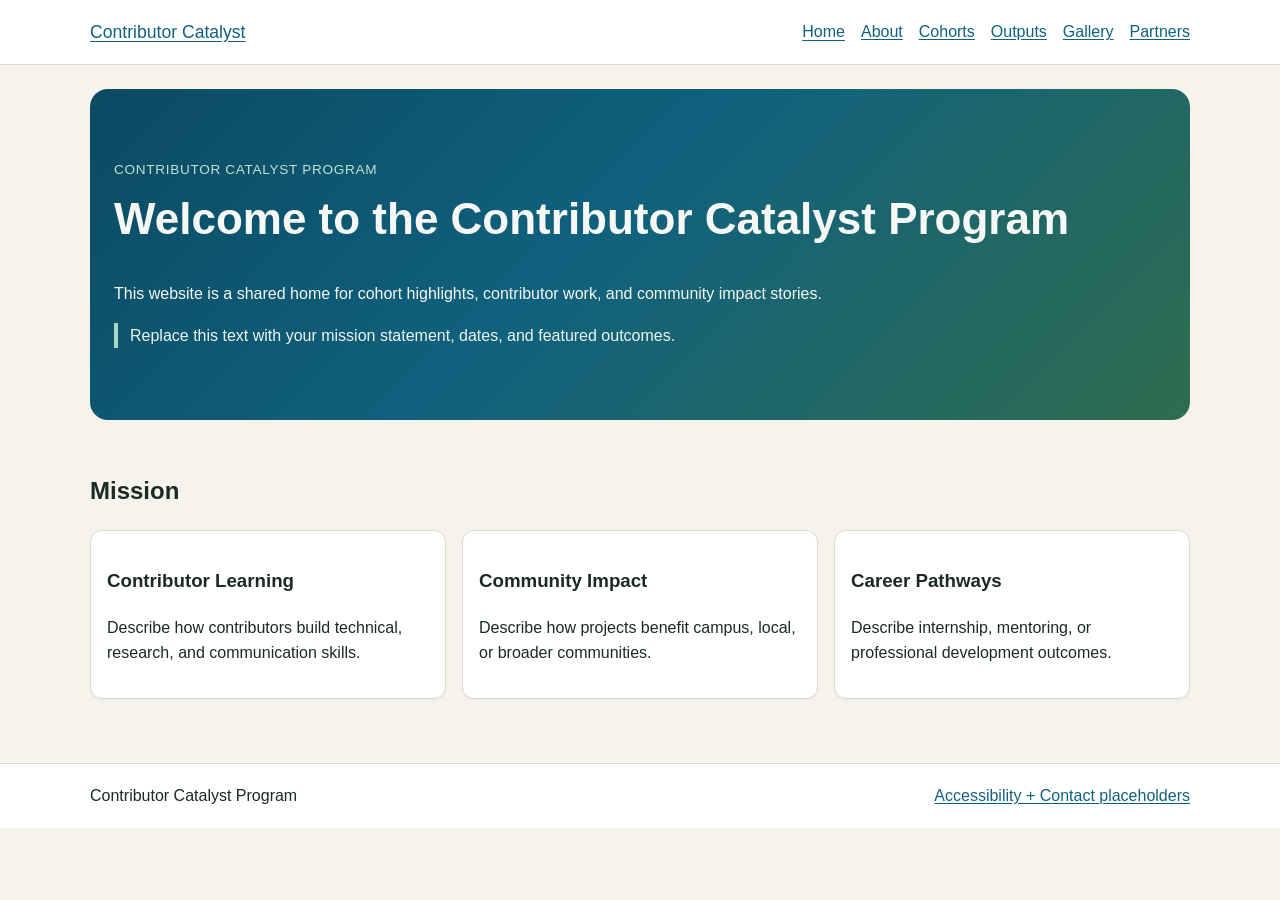
<file: index.html>
<!doctype html>
<html lang="en">
  <head>
    <meta charset="utf-8" />
    <meta name="viewport" content="width=device-width, initial-scale=1" />
    <title>Contributor Catalyst Program</title>
    <meta
      name="description"
      content="A collaborative Contributor Catalyst program site for cohorts, outputs, and partners."
    />
    <link rel="stylesheet" href="assets/css/base.css" />
    <link rel="stylesheet" href="assets/css/components.css" />
    <link rel="stylesheet" href="assets/css/pages.css" />
  </head>
  <body data-root="" data-page="home">
    <a class="skip-link" href="#main-content">Skip to main content</a>
    <header id="site-header"></header>

    <main id="main-content" class="container">
      <section class="hero">
        <p class="eyebrow">Contributor Catalyst Program</p>
        <h1>Welcome to the Contributor Catalyst Program</h1>
        <p>
          This website is a shared home for cohort highlights, contributor work, and community
          impact stories.
        </p>
        <p class="placeholder-note">
          Replace this text with your mission statement, dates, and featured outcomes.
        </p>
      </section>

      <section aria-labelledby="mission-heading" class="section">
        <h2 id="mission-heading">Mission</h2>
        <div class="cards-grid">
          <article class="card">
            <h3>Contributor Learning</h3>
            <p>Describe how contributors build technical, research, and communication skills.</p>
          </article>
          <article class="card">
            <h3>Community Impact</h3>
            <p>Describe how projects benefit campus, local, or broader communities.</p>
          </article>
          <article class="card">
            <h3>Career Pathways</h3>
            <p>Describe internship, mentoring, or professional development outcomes.</p>
          </article>
        </div>
      </section>
    </main>

    <footer id="site-footer"></footer>
    <script src="assets/js/site.js" defer></script>
  </body>
</html>
</file>
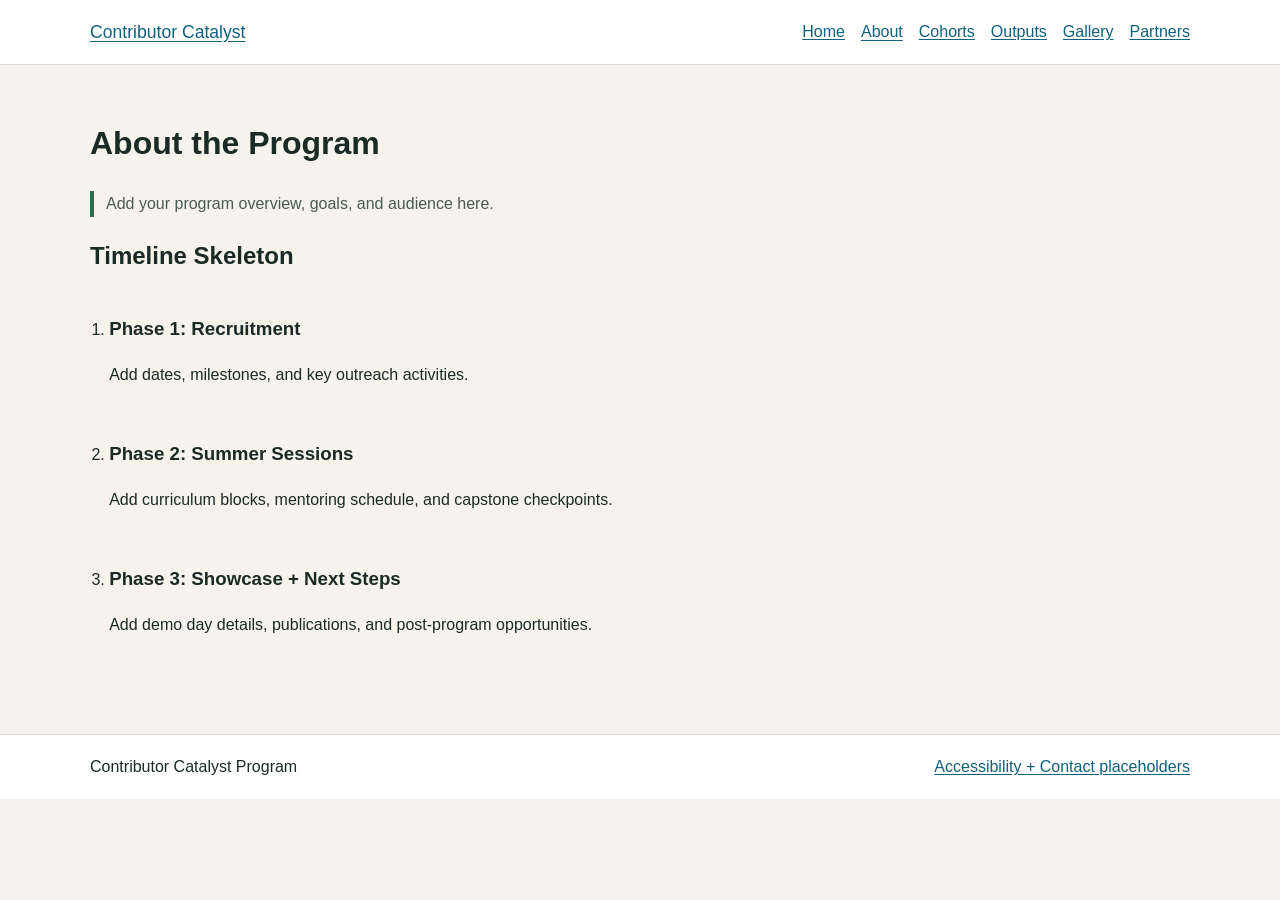
<file: about/index.html>
<!doctype html>
<html lang="en">
  <head>
    <meta charset="utf-8" />
    <meta name="viewport" content="width=device-width, initial-scale=1" />
    <title>About | Contributor Catalyst Program</title>
    <meta name="description" content="About the Contributor Catalyst program and its timeline." />
    <link rel="stylesheet" href="../assets/css/base.css" />
    <link rel="stylesheet" href="../assets/css/components.css" />
    <link rel="stylesheet" href="../assets/css/pages.css" />
  </head>
  <body data-root="../" data-page="about">
    <a class="skip-link" href="#main-content">Skip to main content</a>
    <header id="site-header"></header>

    <main id="main-content" class="container section">
      <h1>About the Program</h1>
      <p class="placeholder-note">Add your program overview, goals, and audience here.</p>

      <section aria-labelledby="timeline-heading">
        <h2 id="timeline-heading">Timeline Skeleton</h2>
        <ol class="timeline">
          <li>
            <h3>Phase 1: Recruitment</h3>
            <p>Add dates, milestones, and key outreach activities.</p>
          </li>
          <li>
            <h3>Phase 2: Summer Sessions</h3>
            <p>Add curriculum blocks, mentoring schedule, and capstone checkpoints.</p>
          </li>
          <li>
            <h3>Phase 3: Showcase + Next Steps</h3>
            <p>Add demo day details, publications, and post-program opportunities.</p>
          </li>
        </ol>
      </section>
    </main>

    <footer id="site-footer"></footer>
    <script src="../assets/js/site.js" defer></script>
  </body>
</html>
</file>
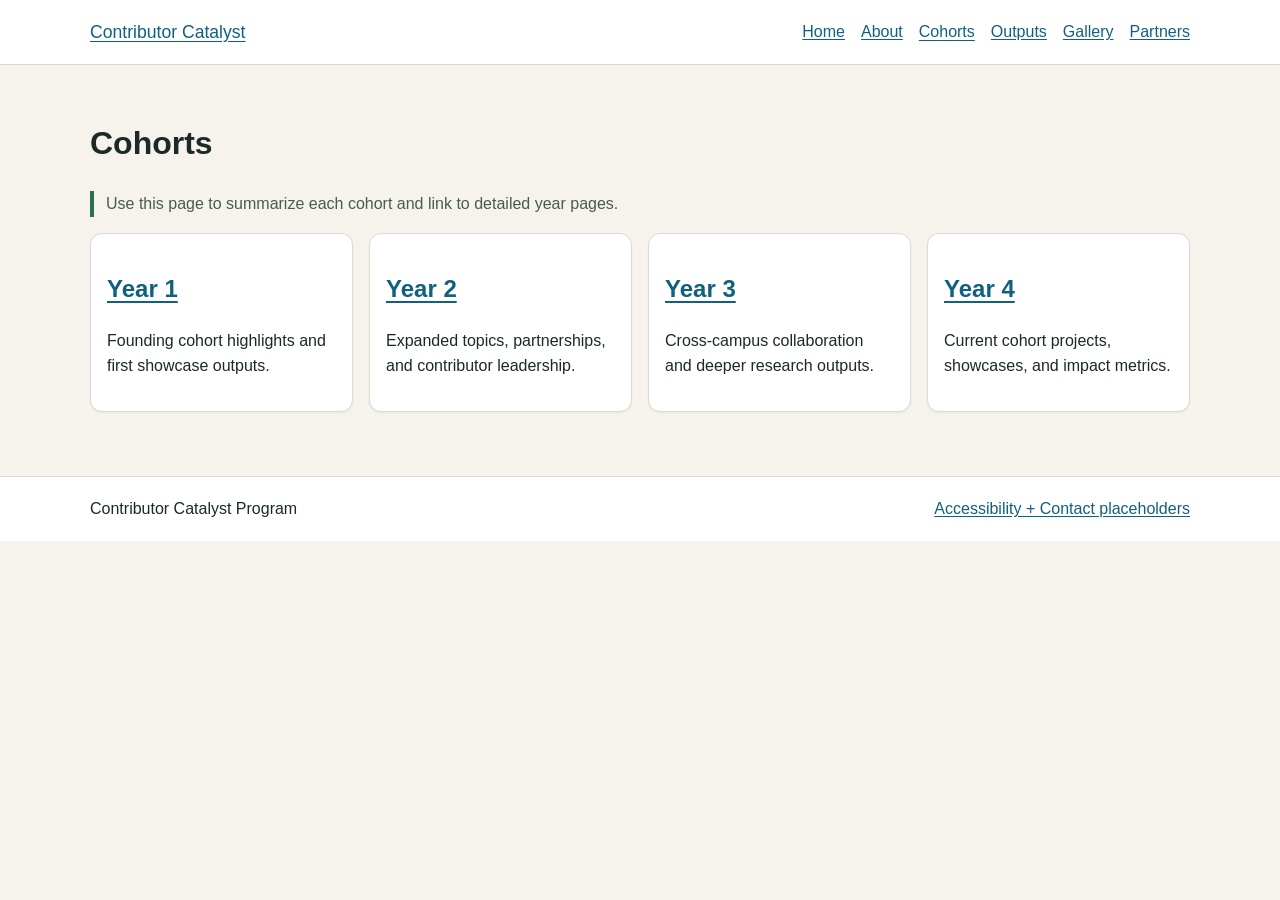
<file: cohorts/index.html>
<!doctype html>
<html lang="en">
  <head>
    <meta charset="utf-8" />
    <meta name="viewport" content="width=device-width, initial-scale=1" />
    <title>Cohorts | Contributor Catalyst Program</title>
    <meta name="description" content="Explore Year 1-4 cohorts and their work." />
    <link rel="stylesheet" href="../assets/css/base.css" />
    <link rel="stylesheet" href="../assets/css/components.css" />
    <link rel="stylesheet" href="../assets/css/pages.css" />
  </head>
  <body data-root="../" data-page="cohorts">
    <a class="skip-link" href="#main-content">Skip to main content</a>
    <header id="site-header"></header>

    <main id="main-content" class="container section">
      <h1>Cohorts</h1>
      <p class="placeholder-note">
        Use this page to summarize each cohort and link to detailed year pages.
      </p>

      <section aria-label="Cohort years" class="cards-grid">
        <article class="card">
          <h2><a href="year-1.html">Year 1</a></h2>
          <p>Founding cohort highlights and first showcase outputs.</p>
        </article>
        <article class="card">
          <h2><a href="year-2.html">Year 2</a></h2>
          <p>Expanded topics, partnerships, and contributor leadership.</p>
        </article>
        <article class="card">
          <h2><a href="year-3.html">Year 3</a></h2>
          <p>Cross-campus collaboration and deeper research outputs.</p>
        </article>
        <article class="card">
          <h2><a href="year-4.html">Year 4</a></h2>
          <p>Current cohort projects, showcases, and impact metrics.</p>
        </article>
      </section>
    </main>

    <footer id="site-footer"></footer>
    <script src="../assets/js/site.js" defer></script>
  </body>
</html>
</file>
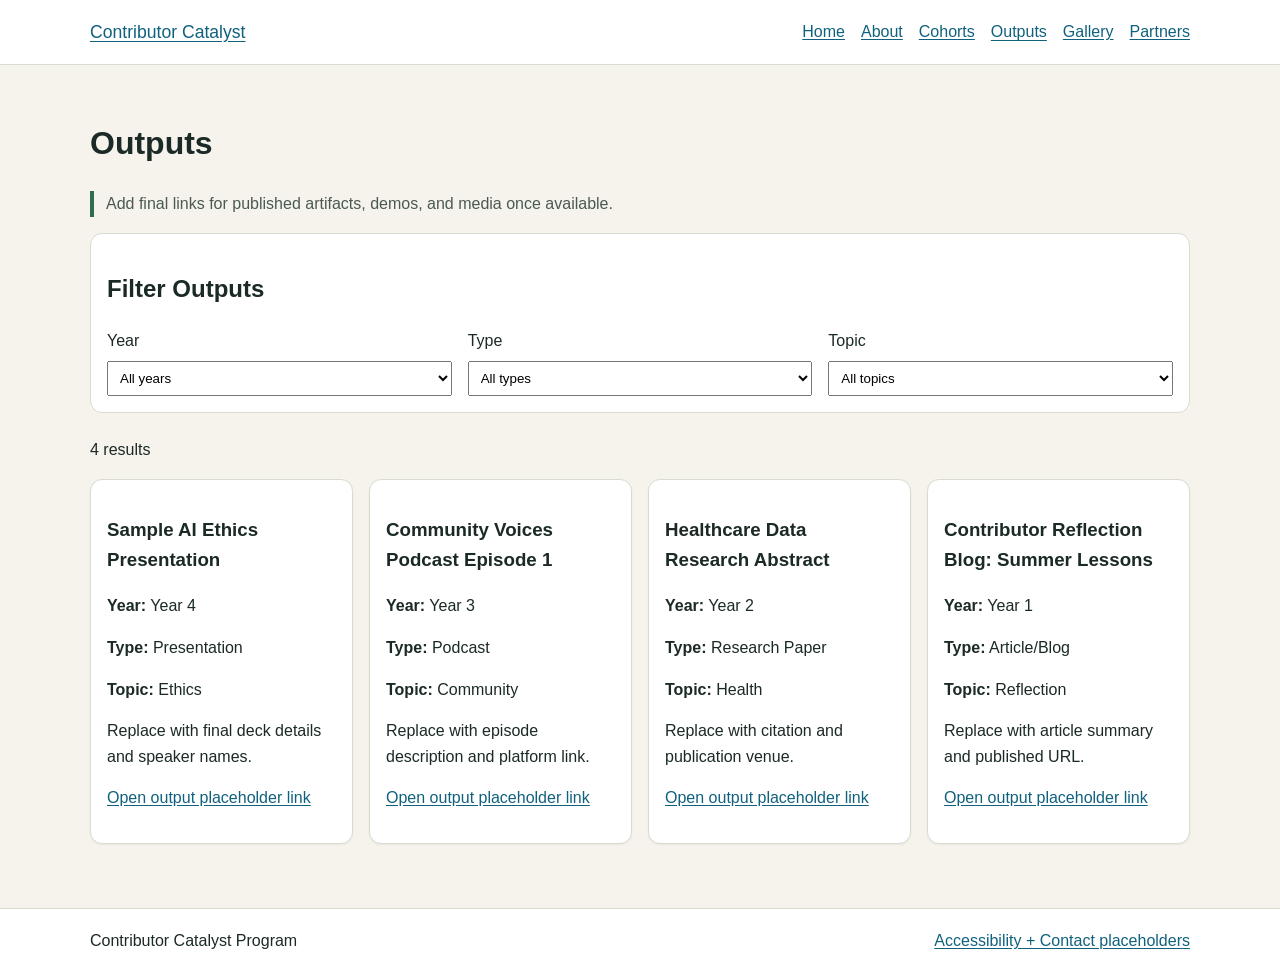
<file: outputs/index.html>
<!doctype html>
<html lang="en">
  <head>
    <meta charset="utf-8" />
    <meta name="viewport" content="width=device-width, initial-scale=1" />
    <title>Outputs | Contributor Catalyst Program</title>
    <meta name="description" content="Filter and browse contributor outputs by year, type, and topic." />
    <link rel="stylesheet" href="../assets/css/base.css" />
    <link rel="stylesheet" href="../assets/css/components.css" />
    <link rel="stylesheet" href="../assets/css/pages.css" />
  </head>
  <body data-root="../" data-page="outputs">
    <a class="skip-link" href="#main-content">Skip to main content</a>
    <header id="site-header"></header>

    <main id="main-content" class="container section">
      <h1>Outputs</h1>
      <p class="placeholder-note">
        Add final links for published artifacts, demos, and media once available.
      </p>

      <section aria-labelledby="filters-heading" class="filters-panel">
        <h2 id="filters-heading">Filter Outputs</h2>
        <form id="outputs-filters" class="filters-grid">
          <label for="filter-year">
            Year
            <select id="filter-year" name="year">
              <option value="all">All years</option>
            </select>
          </label>
          <label for="filter-type">
            Type
            <select id="filter-type" name="type">
              <option value="all">All types</option>
            </select>
          </label>
          <label for="filter-topic">
            Topic
            <select id="filter-topic" name="topic">
              <option value="all">All topics</option>
            </select>
          </label>
        </form>
      </section>

      <section aria-live="polite" aria-label="Filtered outputs">
        <p id="outputs-count"></p>
        <div id="outputs-list" class="cards-grid"></div>
      </section>
    </main>

    <footer id="site-footer"></footer>
    <script src="../assets/js/site.js" defer></script>
    <script src="../assets/js/filters.js" defer></script>
  </body>
</html>
</file>
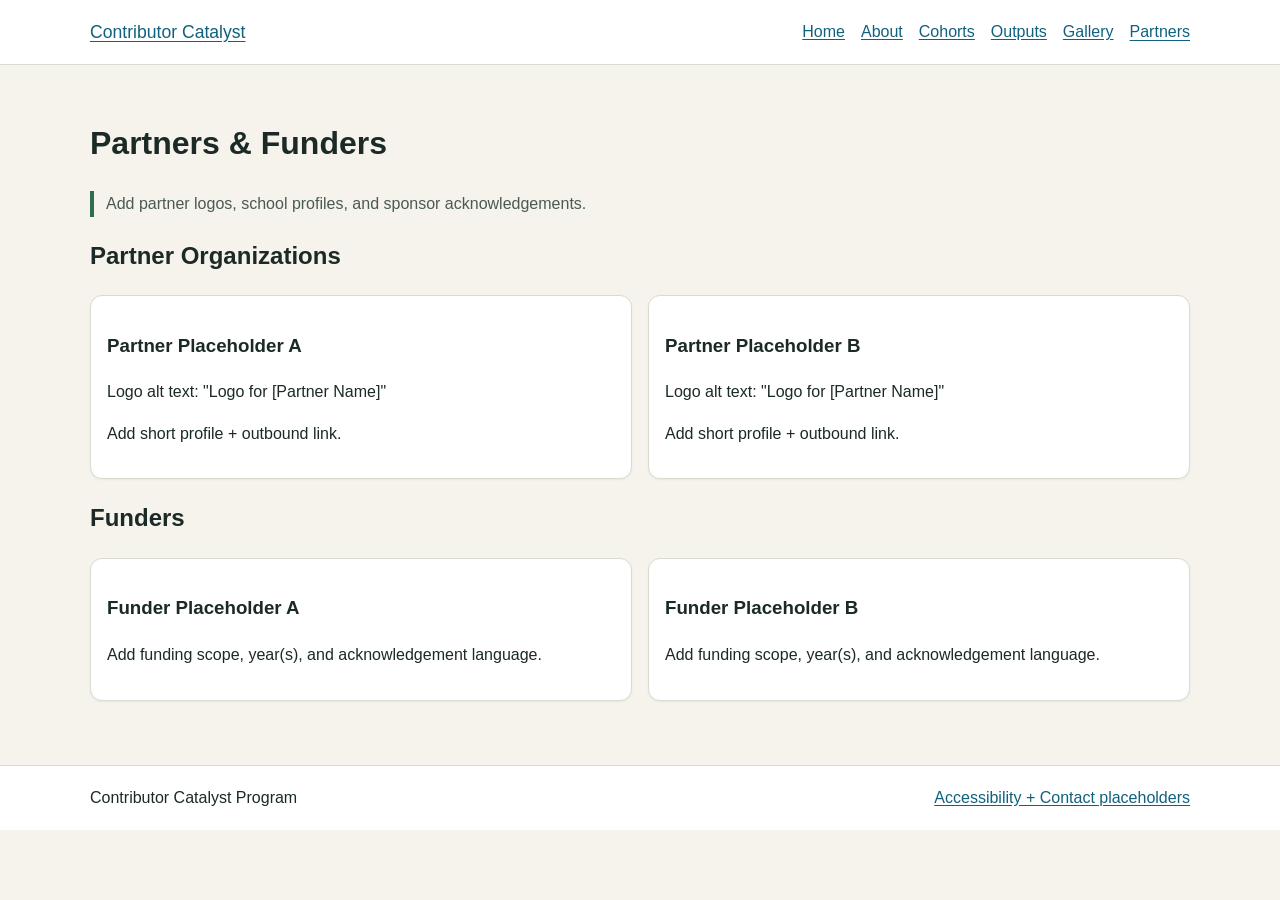
<file: partners/index.html>
<!doctype html>
<html lang="en">
  <head>
    <meta charset="utf-8" />
    <meta name="viewport" content="width=device-width, initial-scale=1" />
    <title>Partners & Funders | Contributor Catalyst Program</title>
    <meta
      name="description"
      content="Partner schools, mentors, and funding organizations supporting the program."
    />
    <link rel="stylesheet" href="../assets/css/base.css" />
    <link rel="stylesheet" href="../assets/css/components.css" />
    <link rel="stylesheet" href="../assets/css/pages.css" />
  </head>
  <body data-root="../" data-page="partners">
    <a class="skip-link" href="#main-content">Skip to main content</a>
    <header id="site-header"></header>

    <main id="main-content" class="container section">
      <h1>Partners & Funders</h1>
      <p class="placeholder-note">
        Add partner logos, school profiles, and sponsor acknowledgements.
      </p>

      <section aria-labelledby="partners-heading">
        <h2 id="partners-heading">Partner Organizations</h2>
        <div class="cards-grid">
          <article class="card">
            <h3>Partner Placeholder A</h3>
            <p>Logo alt text: "Logo for [Partner Name]"</p>
            <p>Add short profile + outbound link.</p>
          </article>
          <article class="card">
            <h3>Partner Placeholder B</h3>
            <p>Logo alt text: "Logo for [Partner Name]"</p>
            <p>Add short profile + outbound link.</p>
          </article>
        </div>
      </section>

      <section aria-labelledby="funders-heading">
        <h2 id="funders-heading">Funders</h2>
        <div class="cards-grid">
          <article class="card">
            <h3>Funder Placeholder A</h3>
            <p>Add funding scope, year(s), and acknowledgement language.</p>
          </article>
          <article class="card">
            <h3>Funder Placeholder B</h3>
            <p>Add funding scope, year(s), and acknowledgement language.</p>
          </article>
        </div>
      </section>
    </main>

    <footer id="site-footer"></footer>
    <script src="../assets/js/site.js" defer></script>
  </body>
</html>
</file>
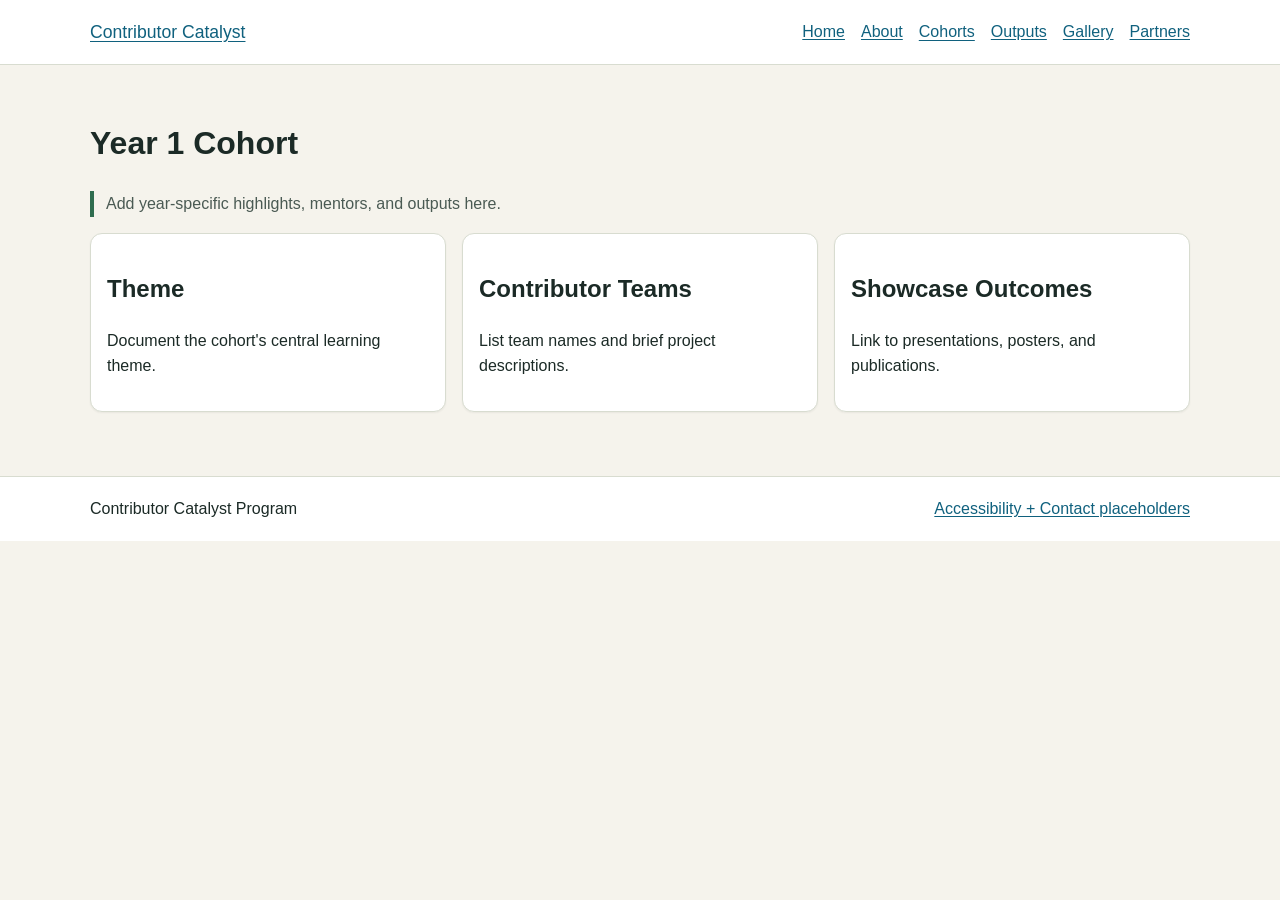
<file: cohorts/year-1.html>
<!doctype html>
<html lang="en">
  <head>
    <meta charset="utf-8" />
    <meta name="viewport" content="width=device-width, initial-scale=1" />
    <title>Year 1 Cohort | Contributor Catalyst Program</title>
    <meta name="description" content="Year 1 cohort overview and placeholders." />
    <link rel="stylesheet" href="../assets/css/base.css" />
    <link rel="stylesheet" href="../assets/css/components.css" />
    <link rel="stylesheet" href="../assets/css/pages.css" />
  </head>
  <body data-root="../" data-page="cohorts">
    <a class="skip-link" href="#main-content">Skip to main content</a>
    <header id="site-header"></header>
    <main id="main-content" class="container section">
      <h1>Year 1 Cohort</h1>
      <p class="placeholder-note">Add year-specific highlights, mentors, and outputs here.</p>
      <section class="cards-grid" aria-label="Year 1 placeholders">
        <article class="card">
          <h2>Theme</h2>
          <p>Document the cohort's central learning theme.</p>
        </article>
        <article class="card">
          <h2>Contributor Teams</h2>
          <p>List team names and brief project descriptions.</p>
        </article>
        <article class="card">
          <h2>Showcase Outcomes</h2>
          <p>Link to presentations, posters, and publications.</p>
        </article>
      </section>
    </main>
    <footer id="site-footer"></footer>
    <script src="../assets/js/site.js" defer></script>
  </body>
</html>
</file>
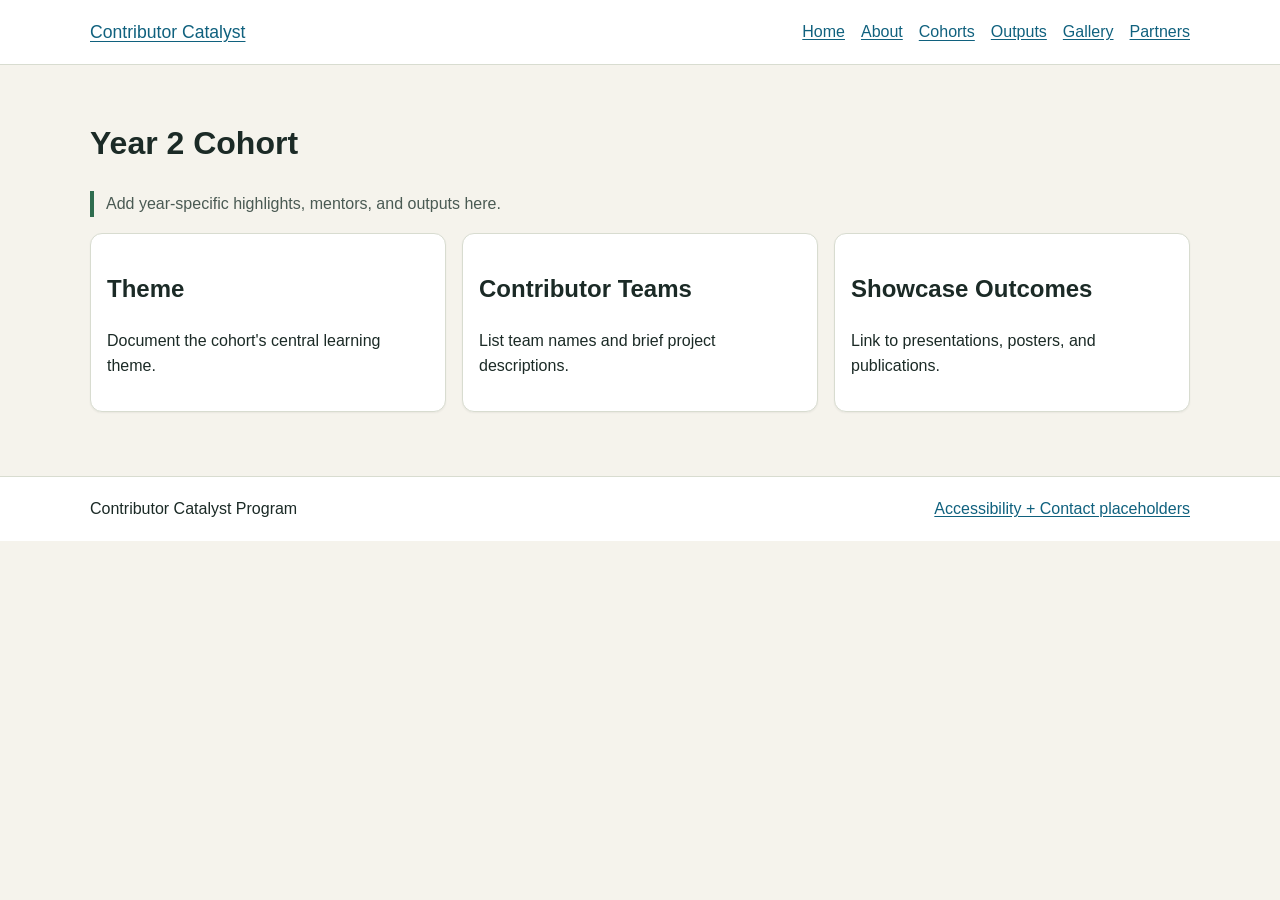
<file: cohorts/year-2.html>
<!doctype html>
<html lang="en">
  <head>
    <meta charset="utf-8" />
    <meta name="viewport" content="width=device-width, initial-scale=1" />
    <title>Year 2 Cohort | Contributor Catalyst Program</title>
    <meta name="description" content="Year 2 cohort overview and placeholders." />
    <link rel="stylesheet" href="../assets/css/base.css" />
    <link rel="stylesheet" href="../assets/css/components.css" />
    <link rel="stylesheet" href="../assets/css/pages.css" />
  </head>
  <body data-root="../" data-page="cohorts">
    <a class="skip-link" href="#main-content">Skip to main content</a>
    <header id="site-header"></header>
    <main id="main-content" class="container section">
      <h1>Year 2 Cohort</h1>
      <p class="placeholder-note">Add year-specific highlights, mentors, and outputs here.</p>
      <section class="cards-grid" aria-label="Year 2 placeholders">
        <article class="card">
          <h2>Theme</h2>
          <p>Document the cohort's central learning theme.</p>
        </article>
        <article class="card">
          <h2>Contributor Teams</h2>
          <p>List team names and brief project descriptions.</p>
        </article>
        <article class="card">
          <h2>Showcase Outcomes</h2>
          <p>Link to presentations, posters, and publications.</p>
        </article>
      </section>
    </main>
    <footer id="site-footer"></footer>
    <script src="../assets/js/site.js" defer></script>
  </body>
</html>
</file>
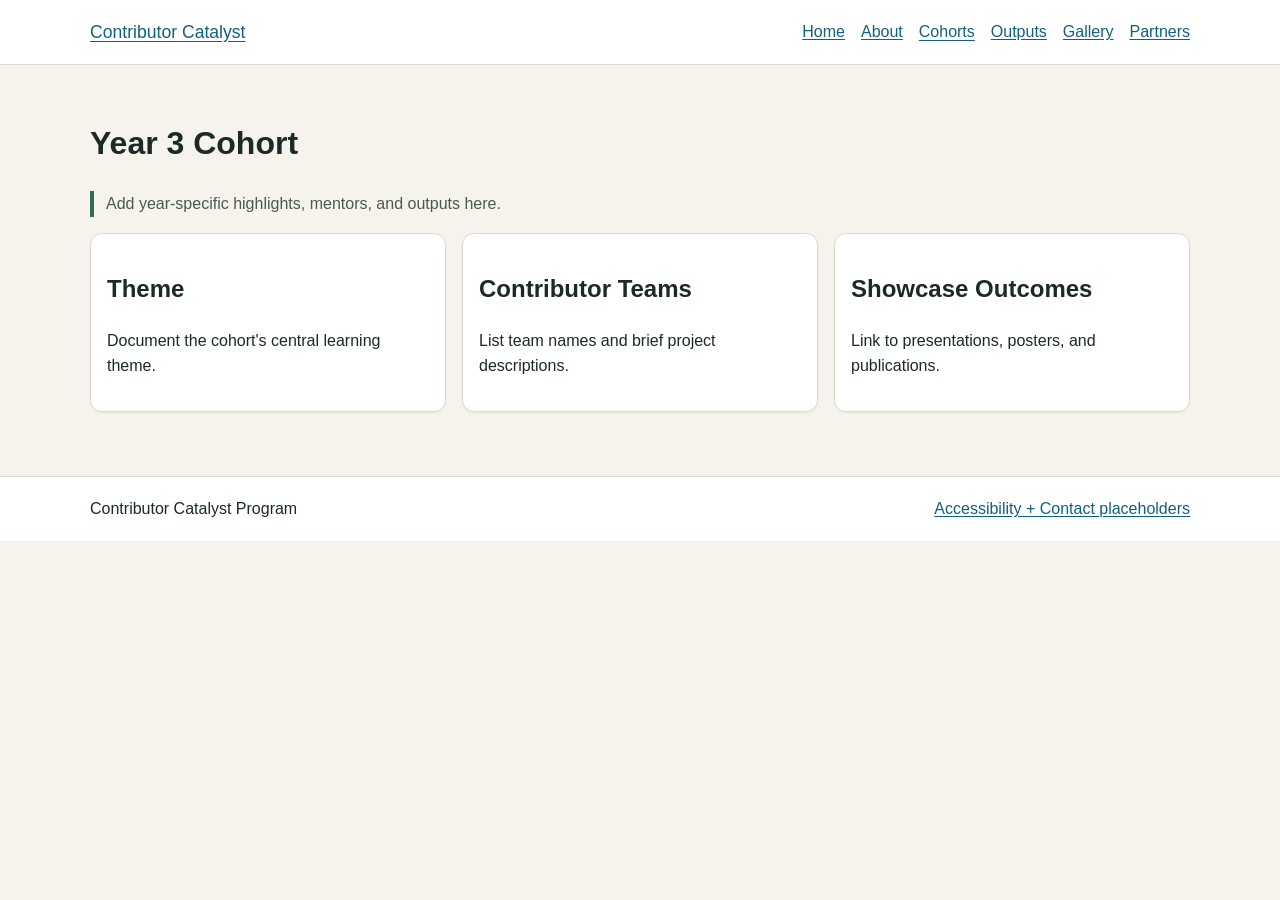
<file: cohorts/year-3.html>
<!doctype html>
<html lang="en">
  <head>
    <meta charset="utf-8" />
    <meta name="viewport" content="width=device-width, initial-scale=1" />
    <title>Year 3 Cohort | Contributor Catalyst Program</title>
    <meta name="description" content="Year 3 cohort overview and placeholders." />
    <link rel="stylesheet" href="../assets/css/base.css" />
    <link rel="stylesheet" href="../assets/css/components.css" />
    <link rel="stylesheet" href="../assets/css/pages.css" />
  </head>
  <body data-root="../" data-page="cohorts">
    <a class="skip-link" href="#main-content">Skip to main content</a>
    <header id="site-header"></header>
    <main id="main-content" class="container section">
      <h1>Year 3 Cohort</h1>
      <p class="placeholder-note">Add year-specific highlights, mentors, and outputs here.</p>
      <section class="cards-grid" aria-label="Year 3 placeholders">
        <article class="card">
          <h2>Theme</h2>
          <p>Document the cohort's central learning theme.</p>
        </article>
        <article class="card">
          <h2>Contributor Teams</h2>
          <p>List team names and brief project descriptions.</p>
        </article>
        <article class="card">
          <h2>Showcase Outcomes</h2>
          <p>Link to presentations, posters, and publications.</p>
        </article>
      </section>
    </main>
    <footer id="site-footer"></footer>
    <script src="../assets/js/site.js" defer></script>
  </body>
</html>
</file>
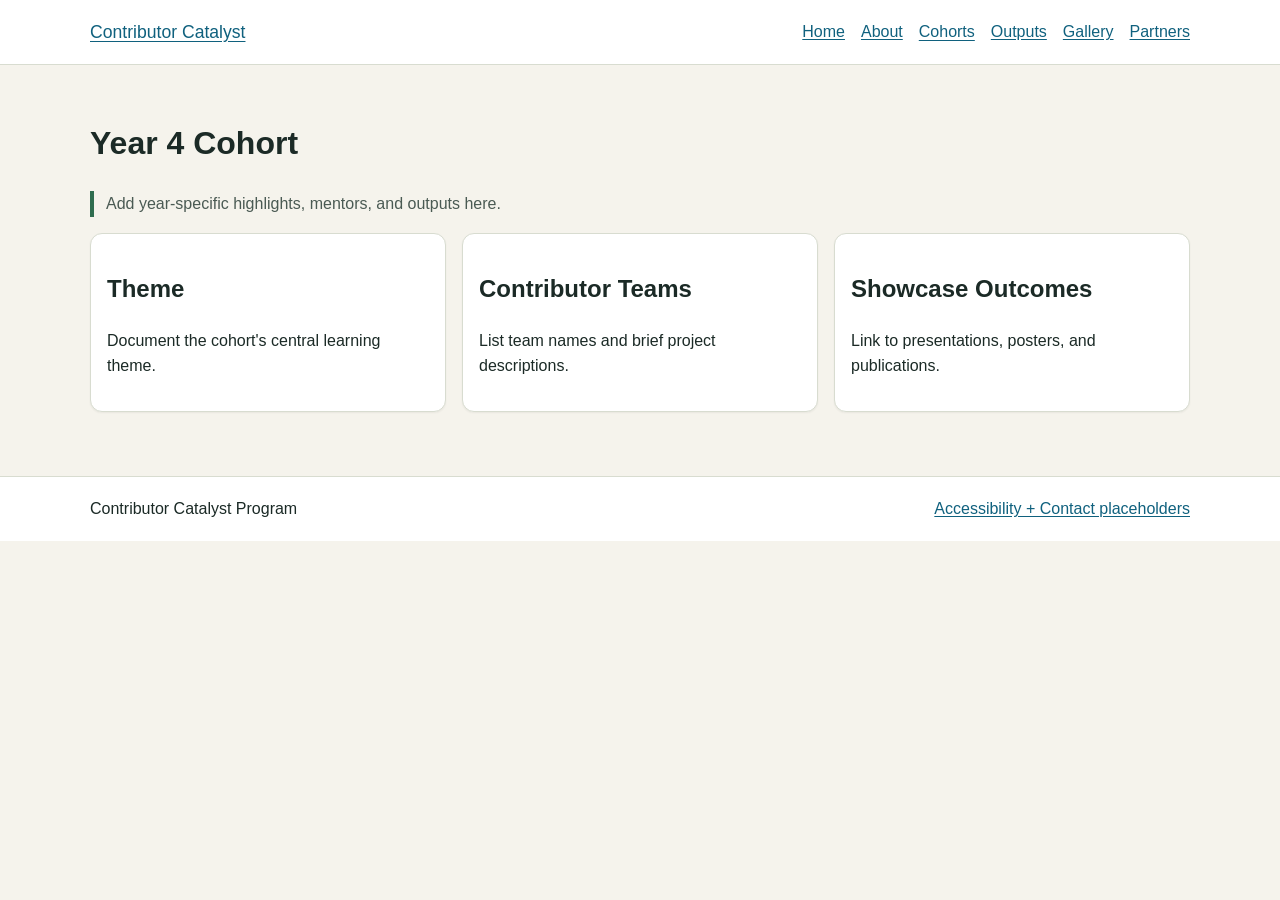
<file: cohorts/year-4.html>
<!doctype html>
<html lang="en">
  <head>
    <meta charset="utf-8" />
    <meta name="viewport" content="width=device-width, initial-scale=1" />
    <title>Year 4 Cohort | Contributor Catalyst Program</title>
    <meta name="description" content="Year 4 cohort overview and placeholders." />
    <link rel="stylesheet" href="../assets/css/base.css" />
    <link rel="stylesheet" href="../assets/css/components.css" />
    <link rel="stylesheet" href="../assets/css/pages.css" />
  </head>
  <body data-root="../" data-page="cohorts">
    <a class="skip-link" href="#main-content">Skip to main content</a>
    <header id="site-header"></header>
    <main id="main-content" class="container section">
      <h1>Year 4 Cohort</h1>
      <p class="placeholder-note">Add year-specific highlights, mentors, and outputs here.</p>
      <section class="cards-grid" aria-label="Year 4 placeholders">
        <article class="card">
          <h2>Theme</h2>
          <p>Document the cohort's central learning theme.</p>
        </article>
        <article class="card">
          <h2>Contributor Teams</h2>
          <p>List team names and brief project descriptions.</p>
        </article>
        <article class="card">
          <h2>Showcase Outcomes</h2>
          <p>Link to presentations, posters, and publications.</p>
        </article>
      </section>
    </main>
    <footer id="site-footer"></footer>
    <script src="../assets/js/site.js" defer></script>
  </body>
</html>
</file>
<file: assets/css/base.css>
:root {
  --color-bg: #f5f3ec;
  --color-surface: #ffffff;
  --color-text: #1b2a26;
  --color-muted: #4a5a53;
  --color-accent: #10617e;
  --color-accent-strong: #0b4a61;
  --color-secondary: #2f6d4f;
  --color-border: #d8dcd0;
  --space-1: 0.25rem;
  --space-2: 0.5rem;
  --space-3: 0.75rem;
  --space-4: 1rem;
  --space-6: 1.5rem;
  --space-8: 2rem;
  --radius: 0.75rem;
  --shadow-sm: 0 1px 2px rgba(27, 42, 38, 0.06);
  --shadow-md: 0 6px 18px rgba(27, 42, 38, 0.1);
  --font-sans: "Inter", "Segoe UI", Roboto, Helvetica, Arial, sans-serif;
}

*,
*::before,
*::after {
  box-sizing: border-box;
}

html,
body {
  margin: 0;
  padding: 0;
}

body {
  font-family: var(--font-sans);
  line-height: 1.6;
  color: var(--color-text);
  background: var(--color-bg);
}

img {
  max-width: 100%;
  display: block;
}

a {
  color: var(--color-accent);
  text-underline-offset: 0.15em;
}

a:hover {
  color: var(--color-accent-strong);
}

a:focus-visible,
button:focus-visible,
select:focus-visible {
  outline: 3px solid var(--color-accent);
  outline-offset: 2px;
}

.container {
  width: min(1100px, 100% - 2rem);
  margin: 0 auto;
}

.section {
  padding-block: var(--space-8);
}

.skip-link {
  position: absolute;
  left: -9999px;
  top: 0;
  background: var(--color-text);
  color: #fff;
  padding: var(--space-2) var(--space-4);
}

.skip-link:focus {
  left: var(--space-4);
  top: var(--space-4);
  z-index: 1000;
}
</file>
<file: assets/css/components.css>
.site-header,
.site-footer {
  background: var(--color-surface);
  border-bottom: 1px solid var(--color-border);
}

.site-footer {
  border-top: 1px solid var(--color-border);
  border-bottom: 0;
  margin-top: var(--space-8);
}

.site-header-inner,
.site-footer-inner {
  display: flex;
  align-items: center;
  justify-content: space-between;
  gap: var(--space-4);
  min-height: 4rem;
}

.brand {
  margin: 0;
  font-size: 1.1rem;
}

.menu-toggle {
  display: none;
}

.site-nav ul {
  display: flex;
  flex-wrap: wrap;
  list-style: none;
  gap: var(--space-4);
  margin: 0;
  padding: 0;
}

.site-nav a[aria-current="page"] {
  text-decoration: underline;
  text-underline-offset: 0.2rem;
}

.cards-grid {
  display: grid;
  grid-template-columns: repeat(auto-fit, minmax(220px, 1fr));
  gap: var(--space-4);
}

.card {
  background: var(--color-surface);
  border: 1px solid var(--color-border);
  border-radius: var(--radius);
  padding: var(--space-4);
  box-shadow: var(--shadow-sm);
  transition:
    transform 0.15s ease,
    box-shadow 0.15s ease;
}

.card:hover {
  transform: translateY(-3px);
  box-shadow: var(--shadow-md);
}

.placeholder-note {
  color: var(--color-muted);
  border-left: 4px solid var(--color-secondary);
  padding-left: var(--space-3);
}

.filters-grid {
  display: grid;
  gap: var(--space-4);
  grid-template-columns: repeat(auto-fit, minmax(180px, 1fr));
}

.filters-grid label {
  display: grid;
  gap: var(--space-2);
}

.filters-grid select {
  width: 100%;
  padding: var(--space-2);
}

.gallery-grid {
  display: grid;
  gap: var(--space-4);
  grid-template-columns: repeat(auto-fill, minmax(180px, 1fr));
}

.gallery-item {
  margin: 0;
  background: var(--color-surface);
  border: 1px solid var(--color-border);
  border-radius: var(--radius);
  overflow: hidden;
}

.gallery-item figcaption {
  padding: var(--space-3);
}

@media (max-width: 760px) {
  .menu-toggle {
    display: inline-block;
    border: 1px solid var(--color-border);
    border-radius: 0.5rem;
    background: var(--color-surface);
    padding: var(--space-2) var(--space-3);
  }

  .site-nav {
    display: none;
    width: 100%;
  }

  .site-nav.open {
    display: block;
  }

  .site-header-inner {
    flex-wrap: wrap;
    padding-block: var(--space-3);
  }

  .site-nav ul {
    flex-direction: column;
    padding-bottom: var(--space-3);
  }
}
</file>
<file: assets/css/pages.css>
.hero {
  padding-block: 3.5rem;
  padding-inline: var(--space-6);
  margin-top: var(--space-6);
  border-radius: calc(var(--radius) * 1.5);
  background: linear-gradient(135deg, #0b4a61 0%, #10617e 45%, #2f6d4f 100%);
  color: #f5f8f4;
}

.hero h1 {
  margin-top: var(--space-2);
  font-size: clamp(1.9rem, 4vw, 2.75rem);
  line-height: 1.15;
}

.hero a {
  color: #dbeafe;
}

.hero .placeholder-note {
  color: #eef6f0;
  border-left-color: #a7d7bf;
}

.eyebrow {
  color: var(--color-muted);
  letter-spacing: 0.05em;
  text-transform: uppercase;
  font-size: 0.85rem;
}

.hero .eyebrow {
  color: #bfe3d3;
}

.timeline {
  display: grid;
  gap: var(--space-4);
  padding-left: 1.2rem;
}

.filters-panel {
  background: var(--color-surface);
  border: 1px solid var(--color-border);
  border-radius: var(--radius);
  padding: var(--space-4);
  margin-bottom: var(--space-6);
}
</file>
